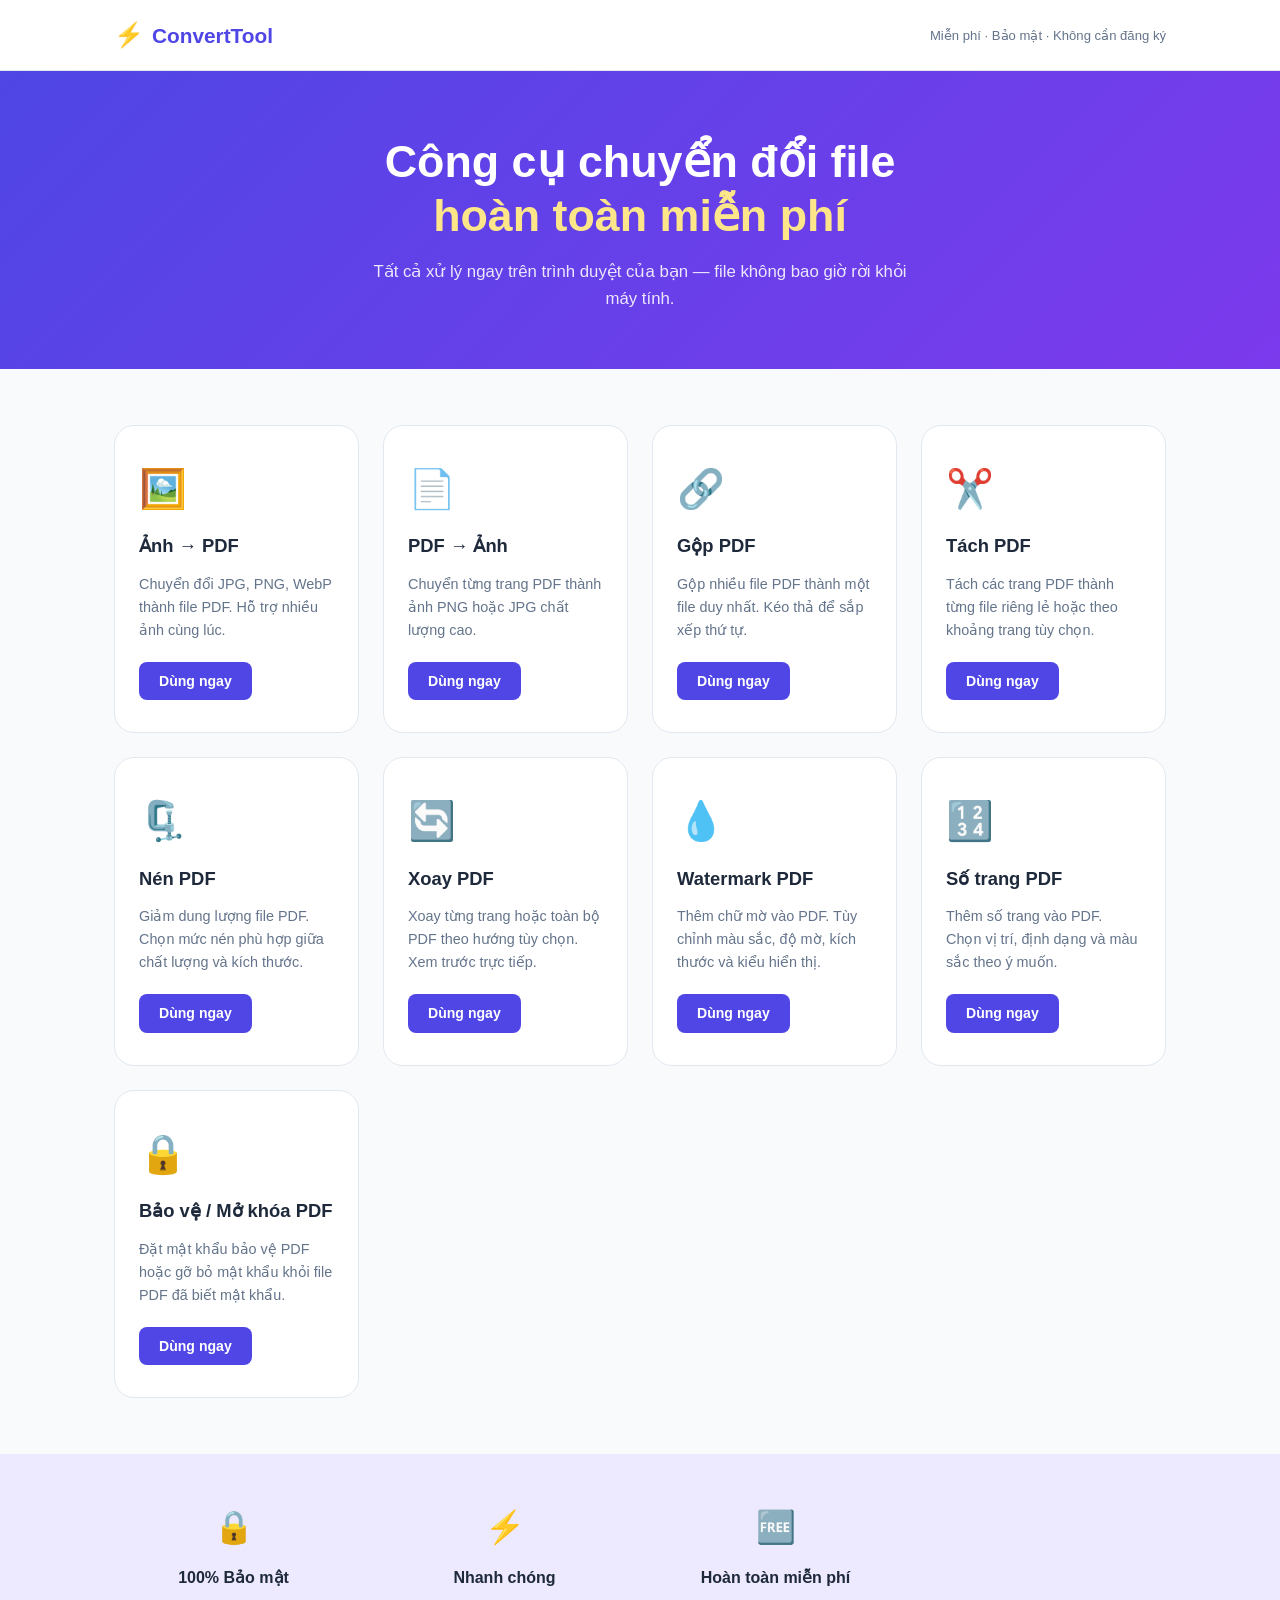
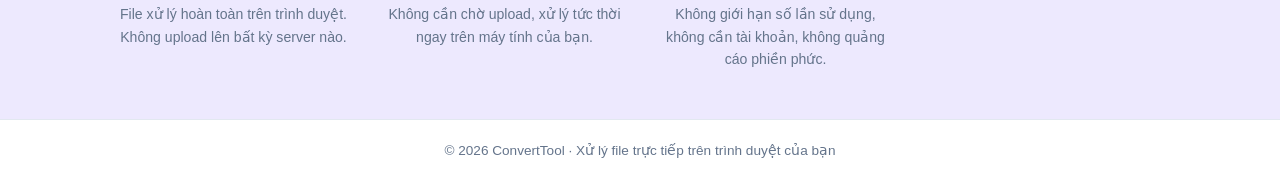
<file: index.html>
<!DOCTYPE html>
<html lang="vi">
<head>
  <meta charset="UTF-8" />
  <meta name="viewport" content="width=device-width, initial-scale=1.0" />
  <title>ConvertTool - Công cụ chuyển đổi file miễn phí</title>
  <meta name="description" content="Chuyển đổi ảnh sang PDF, PDF sang ảnh, gộp và tách PDF hoàn toàn miễn phí. Xử lý trực tiếp trên trình duyệt, không upload lên server." />
  <link rel="stylesheet" href="css/style.css" />
</head>
<body>
  <header class="header">
    <div class="container">
      <a href="index.html" class="logo">
        <span class="logo-icon">⚡</span>
        <span>ConvertTool</span>
      </a>
      <p class="tagline">Miễn phí · Bảo mật · Không cần đăng ký</p>
    </div>
  </header>

  <main>
    <section class="hero">
      <div class="container">
        <h1>Công cụ chuyển đổi file<br /><span class="highlight">hoàn toàn miễn phí</span></h1>
        <p class="hero-sub">Tất cả xử lý ngay trên trình duyệt của bạn — file không bao giờ rời khỏi máy tính.</p>
      </div>
    </section>

    <section class="tools-section">
      <div class="container">
        <div class="tools-grid">

          <a href="tools/img-to-pdf.html" class="tool-card">
            <div class="tool-icon">🖼️</div>
            <h2>Ảnh → PDF</h2>
            <p>Chuyển đổi JPG, PNG, WebP thành file PDF. Hỗ trợ nhiều ảnh cùng lúc.</p>
            <span class="tool-btn">Dùng ngay</span>
          </a>

          <a href="tools/pdf-to-img.html" class="tool-card">
            <div class="tool-icon">📄</div>
            <h2>PDF → Ảnh</h2>
            <p>Chuyển từng trang PDF thành ảnh PNG hoặc JPG chất lượng cao.</p>
            <span class="tool-btn">Dùng ngay</span>
          </a>

          <a href="tools/merge-pdf.html" class="tool-card">
            <div class="tool-icon">🔗</div>
            <h2>Gộp PDF</h2>
            <p>Gộp nhiều file PDF thành một file duy nhất. Kéo thả để sắp xếp thứ tự.</p>
            <span class="tool-btn">Dùng ngay</span>
          </a>

          <a href="tools/split-pdf.html" class="tool-card">
            <div class="tool-icon">✂️</div>
            <h2>Tách PDF</h2>
            <p>Tách các trang PDF thành từng file riêng lẻ hoặc theo khoảng trang tùy chọn.</p>
            <span class="tool-btn">Dùng ngay</span>
          </a>

          <a href="tools/compress-pdf.html" class="tool-card">
            <div class="tool-icon">🗜️</div>
            <h2>Nén PDF</h2>
            <p>Giảm dung lượng file PDF. Chọn mức nén phù hợp giữa chất lượng và kích thước.</p>
            <span class="tool-btn">Dùng ngay</span>
          </a>

          <a href="tools/rotate-pdf.html" class="tool-card">
            <div class="tool-icon">🔄</div>
            <h2>Xoay PDF</h2>
            <p>Xoay từng trang hoặc toàn bộ PDF theo hướng tùy chọn. Xem trước trực tiếp.</p>
            <span class="tool-btn">Dùng ngay</span>
          </a>

          <a href="tools/watermark-pdf.html" class="tool-card">
            <div class="tool-icon">💧</div>
            <h2>Watermark PDF</h2>
            <p>Thêm chữ mờ vào PDF. Tùy chỉnh màu sắc, độ mờ, kích thước và kiểu hiển thị.</p>
            <span class="tool-btn">Dùng ngay</span>
          </a>

          <a href="tools/page-numbers-pdf.html" class="tool-card">
            <div class="tool-icon">🔢</div>
            <h2>Số trang PDF</h2>
            <p>Thêm số trang vào PDF. Chọn vị trí, định dạng và màu sắc theo ý muốn.</p>
            <span class="tool-btn">Dùng ngay</span>
          </a>

          <a href="tools/protect-pdf.html" class="tool-card">
            <div class="tool-icon">🔒</div>
            <h2>Bảo vệ / Mở khóa PDF</h2>
            <p>Đặt mật khẩu bảo vệ PDF hoặc gỡ bỏ mật khẩu khỏi file PDF đã biết mật khẩu.</p>
            <span class="tool-btn">Dùng ngay</span>
          </a>

        </div>
      </div>
    </section>

    <section class="features">
      <div class="container">
        <div class="features-grid">
          <div class="feature-item">
            <span class="feature-icon">🔒</span>
            <h3>100% Bảo mật</h3>
            <p>File xử lý hoàn toàn trên trình duyệt. Không upload lên bất kỳ server nào.</p>
          </div>
          <div class="feature-item">
            <span class="feature-icon">⚡</span>
            <h3>Nhanh chóng</h3>
            <p>Không cần chờ upload, xử lý tức thời ngay trên máy tính của bạn.</p>
          </div>
          <div class="feature-item">
            <span class="feature-icon">🆓</span>
            <h3>Hoàn toàn miễn phí</h3>
            <p>Không giới hạn số lần sử dụng, không cần tài khoản, không quảng cáo phiền phức.</p>
          </div>
        </div>
      </div>
    </section>
  </main>

  <footer class="footer">
    <div class="container">
      <p>© 2026 ConvertTool · Xử lý file trực tiếp trên trình duyệt của bạn</p>
    </div>
  </footer>
</body>
</html>
</file>
<file: css/style.css>
/* === Reset & Base === */
*, *::before, *::after { box-sizing: border-box; margin: 0; padding: 0; }

:root {
  --primary: #4f46e5;
  --primary-dark: #4338ca;
  --primary-light: #ede9fe;
  --accent: #06b6d4;
  --text: #1e293b;
  --text-muted: #64748b;
  --bg: #f8fafc;
  --card-bg: #ffffff;
  --border: #e2e8f0;
  --radius: 12px;
  --radius-lg: 20px;
  --shadow: 0 2px 8px rgba(0,0,0,0.08);
  --shadow-hover: 0 8px 30px rgba(79,70,229,0.15);
  --transition: 0.2s ease;
}

body {
  font-family: -apple-system, BlinkMacSystemFont, 'Segoe UI', Roboto, sans-serif;
  background: var(--bg);
  color: var(--text);
  line-height: 1.6;
  min-height: 100vh;
  display: flex;
  flex-direction: column;
}

a { text-decoration: none; color: inherit; }

.container {
  max-width: 1100px;
  margin: 0 auto;
  padding: 0 24px;
}

/* === Header === */
.header {
  background: #fff;
  border-bottom: 1px solid var(--border);
  padding: 16px 0;
  position: sticky;
  top: 0;
  z-index: 100;
}

.header .container {
  display: flex;
  align-items: center;
  justify-content: space-between;
  flex-wrap: wrap;
  gap: 8px;
}

.logo {
  display: flex;
  align-items: center;
  gap: 8px;
  font-size: 1.3rem;
  font-weight: 700;
  color: var(--primary);
}

.logo-icon { font-size: 1.5rem; }

.tagline {
  font-size: 0.82rem;
  color: var(--text-muted);
}

/* === Hero === */
.hero {
  background: linear-gradient(135deg, var(--primary) 0%, #7c3aed 100%);
  color: white;
  padding: 64px 0 56px;
  text-align: center;
}

.hero h1 {
  font-size: clamp(1.8rem, 4vw, 2.8rem);
  font-weight: 800;
  line-height: 1.2;
  margin-bottom: 16px;
}

.highlight { color: #fde68a; }

.hero-sub {
  font-size: 1.05rem;
  opacity: 0.88;
  max-width: 540px;
  margin: 0 auto;
}

/* === Tools Grid === */
.tools-section { padding: 56px 0; }

.tools-grid {
  display: grid;
  grid-template-columns: repeat(auto-fill, minmax(240px, 1fr));
  gap: 24px;
}

.tool-card {
  background: var(--card-bg);
  border: 1px solid var(--border);
  border-radius: var(--radius-lg);
  padding: 32px 24px;
  display: flex;
  flex-direction: column;
  align-items: flex-start;
  gap: 12px;
  transition: box-shadow var(--transition), transform var(--transition), border-color var(--transition);
  cursor: pointer;
}

.tool-card:hover {
  box-shadow: var(--shadow-hover);
  transform: translateY(-3px);
  border-color: var(--primary);
}

.tool-icon { font-size: 2.4rem; }

.tool-card h2 {
  font-size: 1.15rem;
  font-weight: 700;
  color: var(--text);
}

.tool-card p {
  font-size: 0.9rem;
  color: var(--text-muted);
  flex: 1;
}

.tool-btn {
  margin-top: 8px;
  background: var(--primary);
  color: #fff;
  padding: 8px 20px;
  border-radius: 8px;
  font-size: 0.88rem;
  font-weight: 600;
  transition: background var(--transition);
}

.tool-card:hover .tool-btn { background: var(--primary-dark); }

/* === Features === */
.features {
  background: var(--primary-light);
  padding: 48px 0;
}

.features-grid {
  display: grid;
  grid-template-columns: repeat(auto-fill, minmax(200px, 1fr));
  gap: 32px;
  text-align: center;
}

.feature-item { display: flex; flex-direction: column; align-items: center; gap: 12px; }
.feature-icon { font-size: 2rem; }
.feature-item h3 { font-size: 1rem; font-weight: 700; }
.feature-item p { font-size: 0.88rem; color: var(--text-muted); }

/* === Footer === */
.footer {
  margin-top: auto;
  background: #fff;
  border-top: 1px solid var(--border);
  padding: 20px 0;
  text-align: center;
  font-size: 0.85rem;
  color: var(--text-muted);
}

/* ============================================
   TOOL PAGE STYLES (dùng chung cho các tool)
   ============================================ */

.tool-header {
  background: #fff;
  border-bottom: 1px solid var(--border);
  padding: 14px 0;
}

.tool-header .container {
  display: flex;
  align-items: center;
  gap: 16px;
}

.back-link {
  display: flex;
  align-items: center;
  gap: 6px;
  color: var(--text-muted);
  font-size: 0.9rem;
  transition: color var(--transition);
}
.back-link:hover { color: var(--primary); }

.tool-header-title {
  font-size: 1.1rem;
  font-weight: 700;
  color: var(--text);
}

/* Tool main layout */
.tool-main { padding: 40px 0; flex: 1; }

.tool-title-block {
  text-align: center;
  margin-bottom: 36px;
}

.tool-title-block h1 {
  font-size: clamp(1.5rem, 3vw, 2rem);
  font-weight: 800;
  margin-bottom: 8px;
}

.tool-title-block p {
  color: var(--text-muted);
  font-size: 0.95rem;
}

/* Drop zone */
.drop-zone {
  border: 2px dashed var(--border);
  border-radius: var(--radius-lg);
  padding: 56px 32px;
  text-align: center;
  cursor: pointer;
  transition: border-color var(--transition), background var(--transition);
  background: #fff;
}

.drop-zone:hover, .drop-zone.drag-over {
  border-color: var(--primary);
  background: var(--primary-light);
}

.drop-icon { font-size: 3rem; margin-bottom: 12px; }
.drop-zone h3 { font-size: 1.1rem; font-weight: 600; margin-bottom: 6px; }
.drop-zone p { color: var(--text-muted); font-size: 0.9rem; margin-bottom: 16px; }

.btn {
  display: inline-flex;
  align-items: center;
  gap: 8px;
  padding: 10px 24px;
  border-radius: 8px;
  font-size: 0.95rem;
  font-weight: 600;
  cursor: pointer;
  border: none;
  transition: background var(--transition), opacity var(--transition);
}

.btn-primary { background: var(--primary); color: #fff; }
.btn-primary:hover { background: var(--primary-dark); }
.btn-secondary { background: var(--bg); color: var(--text); border: 1px solid var(--border); }
.btn-secondary:hover { border-color: var(--primary); color: var(--primary); }
.btn-success { background: #10b981; color: #fff; }
.btn-success:hover { background: #059669; }
.btn-danger { background: #ef4444; color: #fff; font-size: 0.8rem; padding: 6px 12px; }
.btn:disabled { opacity: 0.5; cursor: not-allowed; }

/* File list */
.file-list {
  margin-top: 24px;
  display: flex;
  flex-direction: column;
  gap: 10px;
}

.file-item {
  background: #fff;
  border: 1px solid var(--border);
  border-radius: var(--radius);
  padding: 14px 16px;
  display: flex;
  align-items: center;
  gap: 12px;
  cursor: grab;
}

.file-item:active { cursor: grabbing; }
.file-item.dragging { opacity: 0.5; }

.file-thumb {
  width: 48px;
  height: 48px;
  object-fit: cover;
  border-radius: 6px;
  border: 1px solid var(--border);
  flex-shrink: 0;
}

.file-thumb-icon {
  width: 48px;
  height: 48px;
  background: var(--primary-light);
  border-radius: 6px;
  display: flex;
  align-items: center;
  justify-content: center;
  font-size: 1.5rem;
  flex-shrink: 0;
}

.file-info { flex: 1; min-width: 0; }
.file-name { font-size: 0.9rem; font-weight: 600; white-space: nowrap; overflow: hidden; text-overflow: ellipsis; }
.file-size { font-size: 0.8rem; color: var(--text-muted); }

.drag-handle { color: var(--text-muted); cursor: grab; font-size: 1.2rem; }

/* Action bar */
.action-bar {
  display: flex;
  align-items: center;
  justify-content: space-between;
  gap: 12px;
  flex-wrap: wrap;
  margin-top: 28px;
  padding: 20px 0 0;
  border-top: 1px solid var(--border);
}

.action-bar-left { display: flex; align-items: center; gap: 12px; flex-wrap: wrap; }

/* Progress */
.progress-wrap {
  margin-top: 24px;
  display: none;
}
.progress-wrap.active { display: block; }

.progress-bar-bg {
  background: var(--border);
  border-radius: 100px;
  height: 8px;
  overflow: hidden;
}

.progress-bar {
  height: 100%;
  background: linear-gradient(90deg, var(--primary), var(--accent));
  border-radius: 100px;
  width: 0%;
  transition: width 0.3s ease;
}

.progress-label {
  font-size: 0.85rem;
  color: var(--text-muted);
  margin-top: 6px;
  text-align: center;
}

/* Result */
.result-section {
  margin-top: 32px;
  background: #fff;
  border: 1px solid #a7f3d0;
  border-radius: var(--radius-lg);
  padding: 28px;
  display: none;
  text-align: center;
}

.result-section.active { display: block; }
.result-section .result-icon { font-size: 3rem; margin-bottom: 12px; }
.result-section h3 { font-size: 1.1rem; font-weight: 700; margin-bottom: 6px; }
.result-section p { color: var(--text-muted); font-size: 0.9rem; margin-bottom: 20px; }

/* Image preview grid */
.preview-grid {
  display: grid;
  grid-template-columns: repeat(auto-fill, minmax(140px, 1fr));
  gap: 12px;
  margin-top: 16px;
}
.preview-grid-item { position: relative; }
.preview-grid-item img {
  width: 100%;
  aspect-ratio: 1;
  object-fit: cover;
  border-radius: 8px;
  border: 1px solid var(--border);
}
.preview-grid-item .page-label {
  position: absolute;
  bottom: 6px;
  left: 50%;
  transform: translateX(-50%);
  background: rgba(0,0,0,0.6);
  color: #fff;
  font-size: 0.75rem;
  padding: 2px 8px;
  border-radius: 100px;
  white-space: nowrap;
}

/* Options row */
.options-row {
  display: flex;
  align-items: center;
  gap: 16px;
  flex-wrap: wrap;
  margin-top: 20px;
  background: #fff;
  border: 1px solid var(--border);
  border-radius: var(--radius);
  padding: 16px 20px;
}

.options-row label {
  font-size: 0.9rem;
  font-weight: 600;
  color: var(--text);
}

.options-row select, .options-row input[type=number] {
  border: 1px solid var(--border);
  border-radius: 6px;
  padding: 6px 10px;
  font-size: 0.9rem;
  background: var(--bg);
  color: var(--text);
  outline: none;
}

.options-row select:focus, .options-row input:focus {
  border-color: var(--primary);
}

/* Toast */
.toast {
  position: fixed;
  bottom: 24px;
  right: 24px;
  background: var(--text);
  color: #fff;
  padding: 12px 20px;
  border-radius: 10px;
  font-size: 0.9rem;
  opacity: 0;
  transform: translateY(12px);
  transition: opacity 0.3s, transform 0.3s;
  z-index: 999;
  pointer-events: none;
}
.toast.show { opacity: 1; transform: translateY(0); }
.toast.success { background: #10b981; }
.toast.error { background: #ef4444; }

/* Responsive */
@media (max-width: 600px) {
  .tools-grid { grid-template-columns: 1fr 1fr; }
  .features-grid { grid-template-columns: 1fr; }
  .action-bar { flex-direction: column; align-items: stretch; }
  .action-bar .btn { justify-content: center; }
}

@media (max-width: 400px) {
  .tools-grid { grid-template-columns: 1fr; }
}
</file>
